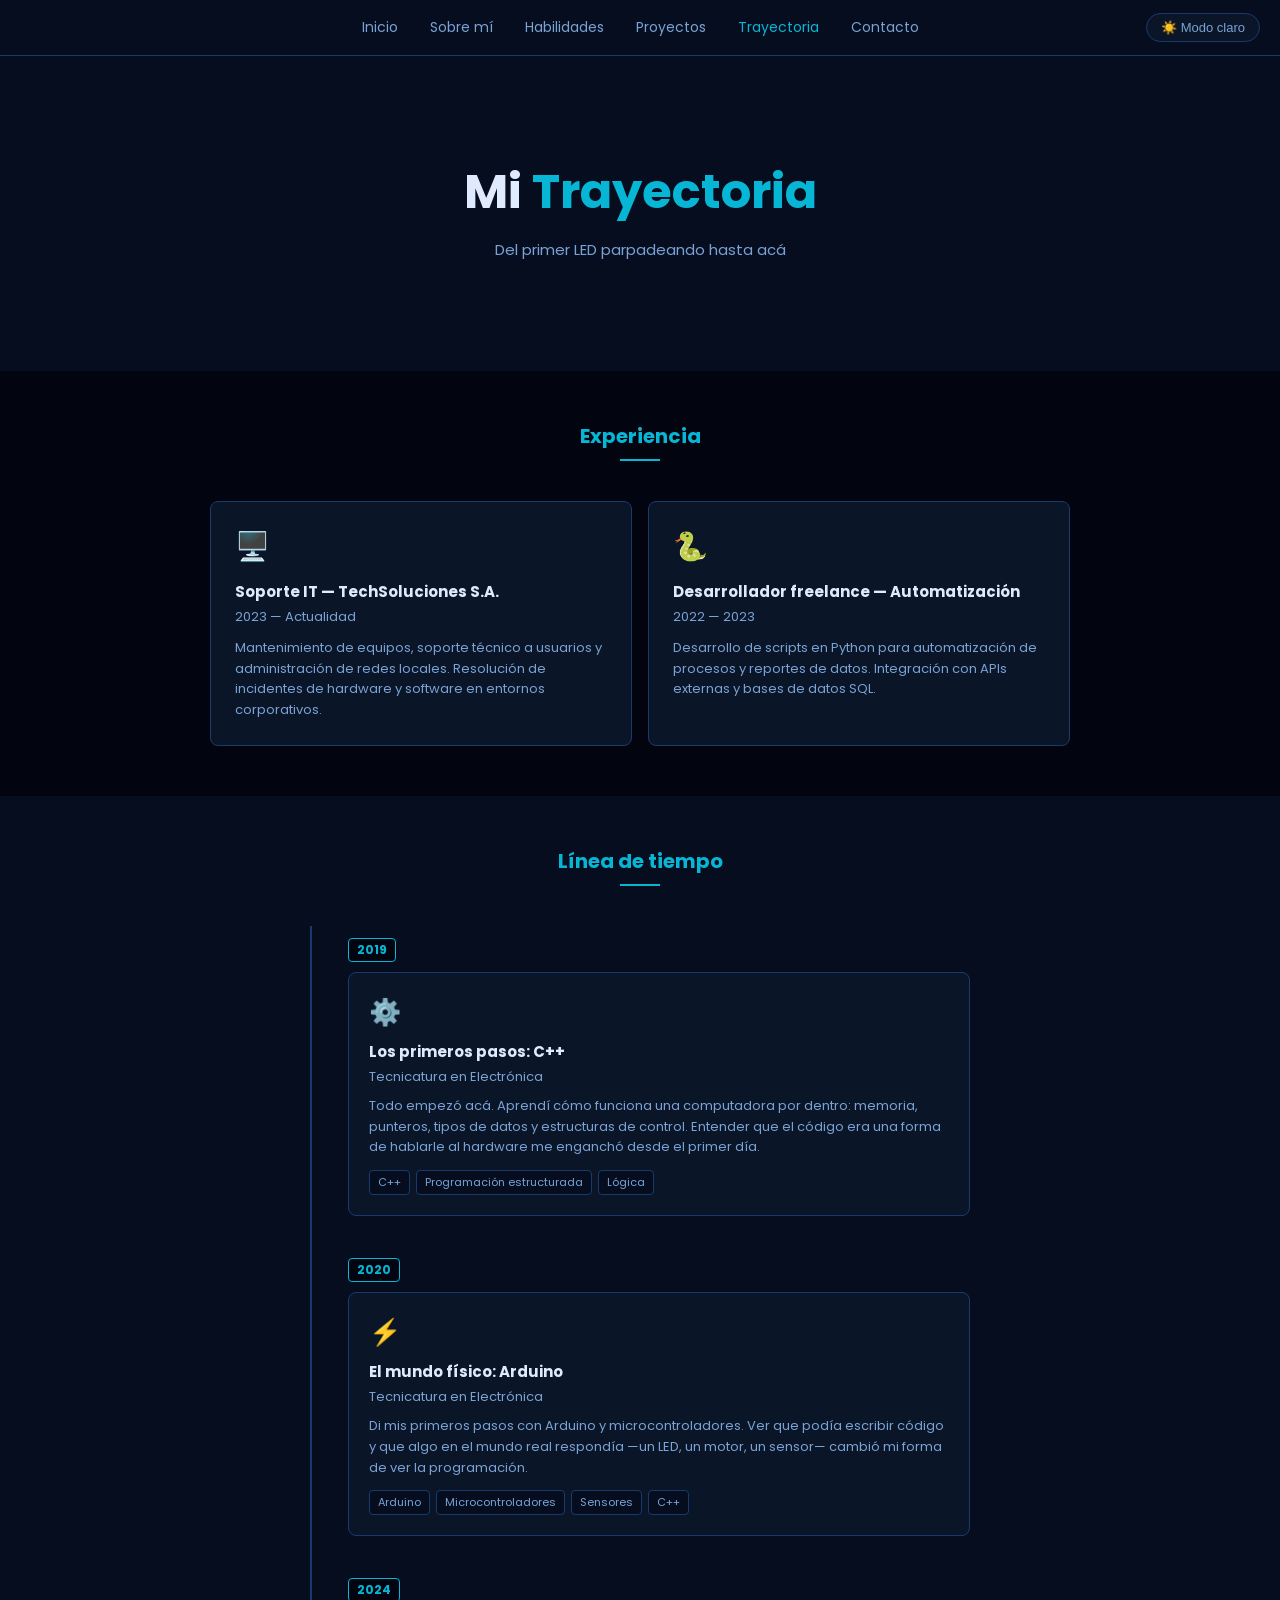
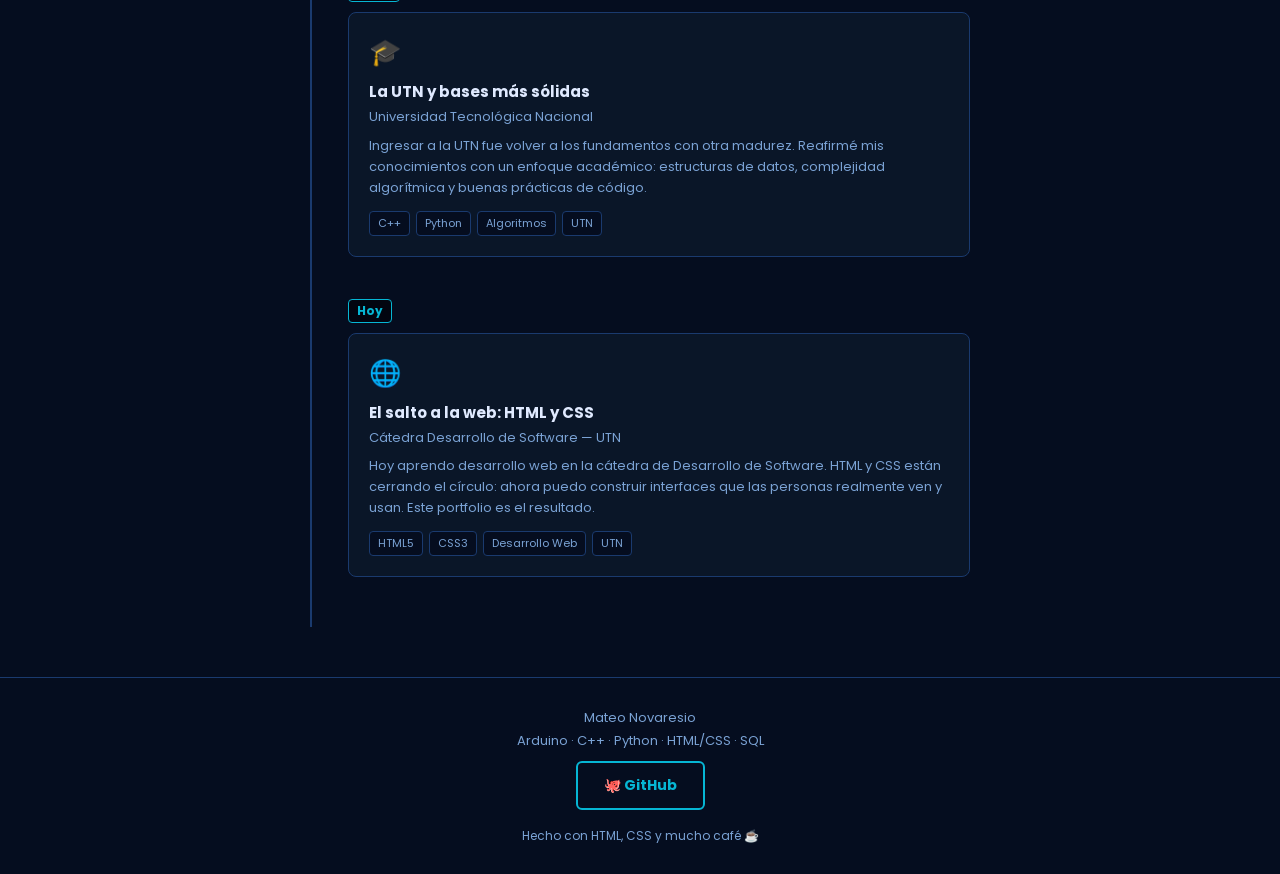
<file: trayectoria.html>
<!DOCTYPE html>
<html lang="es">
<head>
    <meta charset="UTF-8" />
    <meta name="viewport" content="width=device-width, initial-scale=1.0" />
    <title>Trayectoria — Mateo Novaresio</title>
    <link rel="stylesheet" href="css/estilos.css" />
    <link rel="stylesheet" href="css/trayectoria.css" />
</head>
<body>

    <nav>
        <a href="index.html">Inicio</a>
        <a href="index.html#sobreMi">Sobre mí</a>
        <a href="index.html#habilidades">Habilidades</a>
        <a href="index.html#proyectos">Proyectos</a>
        <a href="trayectoria.html" class="activo">Trayectoria</a>
        <a href="index.html#contacto">Contacto</a>
        <button class="botonTema" id="botonTema" onclick="cambiarTema()">☀️ Modo claro</button>
    </nav>

    <main>

        <header class="hero">
            <h1>Mi <span>Trayectoria</span></h1>
            <p class="descripcion">Del primer LED parpadeando hasta acá</p>
        </header>

        <section id="experiencia">
            <h2>Experiencia</h2>
            <div class="linea"></div>
            <div class="gridExperiencia">

                <article class="cartaExperiencia">
                    <div class="icono">🖥️</div>
                    <h3>Soporte IT — TechSoluciones S.A.</h3>
                    <p class="expFecha">2023 — Actualidad</p>
                    <p>Mantenimiento de equipos, soporte técnico a usuarios y administración de redes locales. Resolución de incidentes de hardware y software en entornos corporativos.</p>
                </article>

                <article class="cartaExperiencia">
                    <div class="icono">🐍</div>
                    <h3>Desarrollador freelance — Automatización</h3>
                    <p class="expFecha">2022 — 2023</p>
                    <p>Desarrollo de scripts en Python para automatización de procesos y reportes de datos. Integración con APIs externas y bases de datos SQL.</p>
                </article>

            </div>
        </section>

        <div class="fondoAlt">
            <section id="trayectoria">
                <h2>Línea de tiempo</h2>
                <div class="linea"></div>

                <div class="timeline">

                    <div class="timeline-item">
                        <div class="timeline-anio">2019</div>
                        <div class="timeline-contenido">
                            <div class="timeline-icono">⚙️</div>
                            <h3>Los primeros pasos: C++</h3>
                            <p class="timeline-lugar">Tecnicatura en Electrónica</p>
                            <p>Todo empezó acá. Aprendí cómo funciona una computadora por dentro: memoria, punteros, tipos de datos y estructuras de control. Entender que el código era una forma de hablarle al hardware me enganchó desde el primer día.</p>
                            <div class="timeline-tags">
                                <span class="tag">C++</span>
                                <span class="tag">Programación estructurada</span>
                                <span class="tag">Lógica</span>
                            </div>
                        </div>
                    </div>

                    <div class="timeline-item">
                        <div class="timeline-anio">2020</div>
                        <div class="timeline-contenido">
                            <div class="timeline-icono">⚡</div>
                            <h3>El mundo físico: Arduino</h3>
                            <p class="timeline-lugar">Tecnicatura en Electrónica</p>
                            <p>Di mis primeros pasos con Arduino y microcontroladores. Ver que podía escribir código y que algo en el mundo real respondía —un LED, un motor, un sensor— cambió mi forma de ver la programación.</p>
                            <div class="timeline-tags">
                                <span class="tag">Arduino</span>
                                <span class="tag">Microcontroladores</span>
                                <span class="tag">Sensores</span>
                                <span class="tag">C++</span>
                            </div>
                        </div>
                    </div>

                    <div class="timeline-item">
                        <div class="timeline-anio">2024</div>
                        <div class="timeline-contenido">
                            <div class="timeline-icono">🎓</div>
                            <h3>La UTN y bases más sólidas</h3>
                            <p class="timeline-lugar">Universidad Tecnológica Nacional</p>
                            <p>Ingresar a la UTN fue volver a los fundamentos con otra madurez. Reafirmé mis conocimientos con un enfoque académico: estructuras de datos, complejidad algorítmica y buenas prácticas de código.</p>
                            <div class="timeline-tags">
                                <span class="tag">C++</span>
                                <span class="tag">Python</span>
                                <span class="tag">Algoritmos</span>
                                <span class="tag">UTN</span>
                            </div>
                        </div>
                    </div>

                    <div class="timeline-item">
                        <div class="timeline-anio">Hoy</div>
                        <div class="timeline-contenido">
                            <div class="timeline-icono">🌐</div>
                            <h3>El salto a la web: HTML y CSS</h3>
                            <p class="timeline-lugar">Cátedra Desarrollo de Software — UTN</p>
                            <p>Hoy aprendo desarrollo web en la cátedra de Desarrollo de Software. HTML y CSS están cerrando el círculo: ahora puedo construir interfaces que las personas realmente ven y usan. Este portfolio es el resultado.</p>
                            <div class="timeline-tags">
                                <span class="tag">HTML5</span>
                                <span class="tag">CSS3</span>
                                <span class="tag">Desarrollo Web</span>
                                <span class="tag">UTN</span>
                            </div>
                        </div>
                    </div>

                </div>
            </section>
        </div>

    </main>

    <footer>
        <p>Mateo Novaresio</p>
        <p>Arduino · C++ · Python · HTML/CSS · SQL</p>
        <a href="https://github.com/mateognovaresio" target="_blank" class="botonGitHub">🐙 GitHub</a>
        <p style="font-size:12px; margin-top:10px;">Hecho con HTML, CSS y mucho café ☕</p>
    </footer>

    <script>
        var botonTema = document.getElementById("botonTema");
        if (localStorage.getItem("tema") === "claro") {
            document.body.classList.add("claro");
            botonTema.textContent = "🌙 Modo oscuro";
        }
        function cambiarTema() {
            document.body.classList.toggle("claro");
            var claro = document.body.classList.contains("claro");
            botonTema.textContent = claro ? "🌙 Modo oscuro" : "☀️ Modo claro";
            localStorage.setItem("tema", claro ? "claro" : "oscuro");
        }
    </script>

</body>
</html>
</file>
<file: css/estilos.css>
@import url('https://fonts.googleapis.com/css2?family=Poppins:wght@400;700&display=swap');

:root {
    --fondo: #020510;
    --fondoNav: #050d1f;
    --fondoAlt: #050d1f;
    --fondoTarjeta: #0a1628;
    --cian: #06b6d4;
    --azul: #2563eb;
    --texto: #e0eaff;
    --gris: #7aa2d4;
    --borde: #1a3a6e;
}

body.claro {
    --fondo: #f0f4ff;
    --fondoNav: #ffffff;
    --fondoAlt: #e4ecff;
    --fondoTarjeta: #ffffff;
    --cian: #0891b2;
    --azul: #1d4ed8;
    --texto: #0f172a;
    --gris: #334155;
    --borde: #cbd5e1;
}

* {
    margin: 0;
    padding: 0;
    box-sizing: border-box;
    transition: background-color 0.3s, color 0.3s, border-color 0.3s;
}

body {
    font-family: 'Poppins', sans-serif;
    background-color: var(--fondo);
    color: var(--texto);
}

img {
    max-width: 100%;
    display: block;
}


/* NAV */
nav {
    background-color: var(--fondoNav);
    border-bottom: 1px solid var(--borde);
    height: 56px;
    display: flex;
    align-items: center;
    justify-content: center;
    gap: 8px;
    position: sticky;
    top: 0;
    z-index: 100;
}

nav a {
    color: var(--gris);
    text-decoration: none;
    font-size: 14px;
    padding: 6px 12px;
    border-radius: 4px;
}

nav a:hover, nav a.activo {
    color: var(--cian);
}

.botonTema {
    position: absolute;
    right: 20px;
    background: var(--fondoTarjeta);
    border: 1px solid var(--borde);
    color: var(--gris);
    padding: 6px 14px;
    border-radius: 20px;
    font-size: 13px;
    cursor: pointer;
}

.botonTema:hover {
    color: var(--cian);
}


/* SECCIONES */
section {
    padding: 60px 20px;
    max-width: 920px;
    margin: 0 auto;
}

.fondoAlt {
    background-color: var(--fondoAlt);
}

h2 {
    color: var(--cian);
    font-size: 20px;
    text-align: center;
    margin-bottom: 8px;
}

.linea {
    width: 40px;
    height: 2px;
    background-color: var(--cian);
    margin: 0 auto 40px;
}


/* HERO */
.hero {
    text-align: center;
    padding: 100px 20px 80px;
    background-color: var(--fondoAlt);
    max-width: 100%;
}

.hero h1 {
    font-size: 48px;
    margin-bottom: 10px;
}

.hero h1 span { color: var(--cian); }

.hero .descripcion {
    color: var(--gris);
    font-size: 15px;
    margin-bottom: 30px;
}


/* BOTONES */
.boton, .botonGitHub, .botonEnviar {
    display: inline-block;
    padding: 10px 26px;
    border-radius: 6px;
    font-size: 14px;
    font-weight: bold;
    text-decoration: none;
    cursor: pointer;
    border: none;
    font-family: 'Poppins', sans-serif;
}

.botonPrimario, .botonEnviar {
    background-color: var(--cian);
    color: #fff;
    margin: 5px;
}

.botonPrimario:hover, .botonEnviar:hover { background-color: var(--azul); }

.botonSecundario, .botonGitHub {
    border: 2px solid var(--cian);
    color: var(--cian);
    background: transparent;
    margin: 5px;
}

.botonSecundario:hover, .botonGitHub:hover {
    background-color: var(--cian);
    color: #fff;
}

.botonGitHub { margin-top: 8px; }
.botonEnviar { align-self: flex-start; }


/* sobremi */
.sobreMiGrid {
    display: flex;
    gap: 40px;
    align-items: center;
    flex-wrap: wrap;
}

.sobreMiFoto img {
    width: 240px;
    height: 240px;
    object-fit: cover;
    border-radius: 50%;
    border: 3px solid var(--azul);
}

.sobreMiTexto {
    flex: 1;
    min-width: 240px;
}

.sobreMiTexto h3 {
    font-size: 20px;
    margin-bottom: 10px;
}

.sobreMiTexto h3 span { color: var(--cian); }

.sobreMiTexto p {
    color: var(--gris);
    line-height: 1.7;
    margin-bottom: 10px;
}

.estadisticas {
    display: flex;
    margin-top: 20px;
    gap: 28px;
    flex-wrap: wrap;
}

.estadistica strong {
    display: block;
    font-size: 26px;
    color: var(--cian);
}

.estadistica span {
    font-size: 11px;
    color: var(--gris);
    text-transform: uppercase;
}


/* tarjet */
.cartaSkill, .cartaProyecto, .cartaExperiencia {
    background-color: var(--fondoTarjeta);
    border: 1px solid var(--borde);
    border-radius: 8px;
}

.cartaSkill:hover, .cartaProyecto:hover, .cartaExperiencia:hover {
    border-color: var(--cian);
}

.cartaSkill {
    padding: 20px;
}

.cartaSkill .icono, .cartaExperiencia .icono {
    font-size: 28px;
    margin-bottom: 12px;
}

.cartaSkill h3 {
    font-size: 13px;
    text-transform: uppercase;
    margin-bottom: 6px;
}

.cartaSkill p, .cartaExperiencia p, .contenidoProyecto p {
    color: var(--gris);
    font-size: 13px;
    line-height: 1.6;
}

.cartaProyecto { overflow: hidden; }

.cartaProyecto img {
    width: 100%;
    height: 150px;
    object-fit: cover;
}

.contenidoProyecto { padding: 16px; }

.contenidoProyecto h3 {
    font-size: 14px;
    margin-bottom: 6px;
}

.cartaExperiencia {
    padding: 24px;
}

.cartaExperiencia h3 {
    font-size: 15px;
    margin-bottom: 4px;
}

.expFecha {
    font-size: 12px;
    color: var(--cian);
    margin-bottom: 10px;
}


/* grids */
.gridSkills {
    display: grid;
    grid-template-columns: repeat(3, 1fr);
    gap: 16px;
}

.gridProyectos {
    display: grid;
    grid-template-columns: repeat(3, 1fr);
    gap: 16px;
}

.gridExperiencia {
    display: grid;
    grid-template-columns: repeat(2, 1fr);
    gap: 16px;
}


/* contacto */
.introContacto {
    color: var(--gris);
    text-align: center;
    margin-bottom: 30px;
    line-height: 1.6;
}

form {
    display: flex;
    flex-direction: column;
    gap: 10px;
    max-width: 540px;
    margin: 0 auto;
}

form label {
    color: var(--gris);
    font-size: 13px;
    text-transform: uppercase;
}

form input, form textarea {
    background-color: var(--fondoTarjeta);
    border: 1px solid var(--borde);
    border-radius: 6px;
    color: var(--texto);
    font-family: 'Poppins', sans-serif;
    font-size: 14px;
    padding: 10px 14px;
    outline: none;
}

form input:focus, form textarea:focus { border-color: var(--cian); }

form textarea {
    resize: vertical;
    min-height: 120px;
}


/* pie de pag */
footer {
    background-color: var(--fondoNav);
    border-top: 1px solid var(--borde);
    text-align: center;
    padding: 28px 20px;
    color: var(--gris);
    font-size: 13px;
    line-height: 1.8;
}


/* responsive */
@media (max-width: 700px) {
    .hero h1 { font-size: 32px; }

    .gridSkills, .gridProyectos, .gridExperiencia {
        grid-template-columns: 1fr;
    }

    .sobreMiGrid {
        flex-direction: column;
        align-items: center;
        text-align: center;
    }

    .estadisticas { justify-content: center; }

    nav { flex-wrap: wrap; justify-content: center; }

    nav a { font-size: 12px; padding: 4px 8px; }

    .botonTema { display: none; }
}
</file>
<file: css/trayectoria.css>
#trayectoria {
    padding: 50px 20px;
    max-width: 700px;
    margin: 0 auto;
}

#experiencia {
    padding: 50px 20px;
    max-width: 900px;
    margin: 0 auto;
}


/* lineatemporal */
.timeline {
    padding: 10px 0 10px 36px;
    border-left: 2px solid var(--borde);
}

.timeline-item {
    margin-bottom: 40px;
}


/* año */
.timeline-anio {
    display: inline-block;
    font-size: 12px;
    font-weight: bold;
    color: var(--cian);
    border: 1px solid var(--cian);
    background-color: var(--fondo);
    padding: 2px 8px;
    border-radius: 4px;
    margin-bottom: 10px;
}


/* contenido */
.timeline-contenido {
    background-color: var(--fondoTarjeta);
    border: 1px solid var(--borde);
    border-radius: 8px;
    padding: 20px;
}

.timeline-contenido:hover {
    border-color: var(--cian);
}

.timeline-icono {
    font-size: 26px;
    margin-bottom: 8px;
}

.timeline-contenido h3 {
    font-size: 15px;
    margin-bottom: 4px;
}

.timeline-lugar {
    font-size: 12px;
    color: var(--cian);
    margin-bottom: 8px;
}

.timeline-contenido p {
    color: var(--gris);
    font-size: 13px;
    line-height: 1.6;
}


/* tags */
.timeline-tags {
    display: flex;
    flex-wrap: wrap;
    gap: 6px;
    margin-top: 12px;
}

.tag {
    background-color: var(--fondoAlt);
    border: 1px solid var(--borde);
    color: var(--gris);
    font-size: 11px;
    padding: 3px 8px;
    border-radius: 4px;
}


/* responsividad */
@media (max-width: 680px) {
    .timeline {
        padding-left: 20px;
    }
}
</file>
